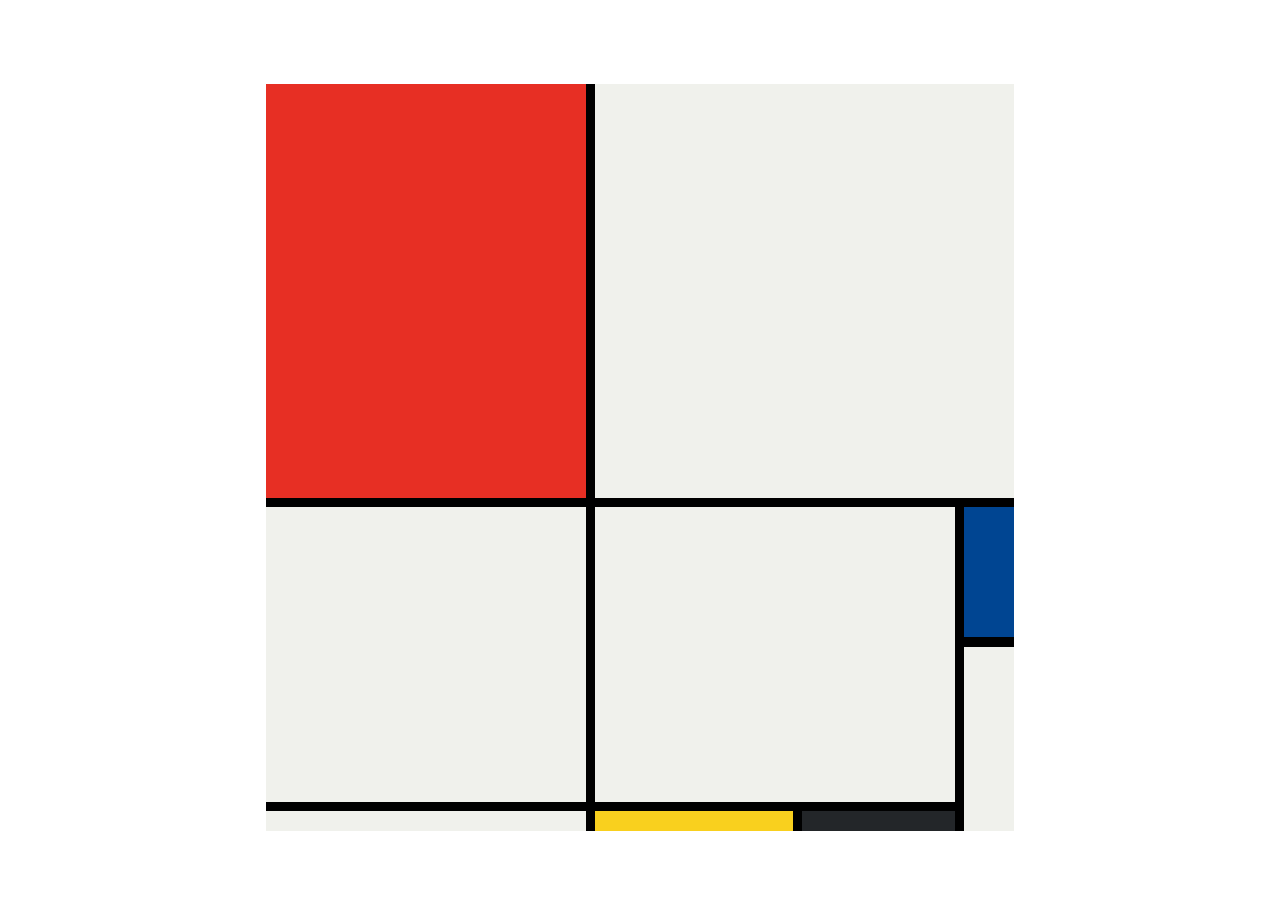
<file: 10.3 Mondrian Project/index.html>
<!DOCTYPE html>
<html lang="en">

<head>
  <meta charset="UTF-8">
  <meta name="viewport" content="width=device-width, initial-scale=1.0">
  <title>Mondrian Project</title>
  <style>
    /* 
    Write your CSS here 
    Gap Colour: #000
    White: #F0F1EC
    Red: #E72F24
    Black: #232629
    Blue: #004592
    Yellow: #F9D01E

    For dimensions, see dimensions.png image.
    HINT: Remember you can't change the properties of grid lines.
    But grid lines are transparent!
    */

    .container{
      display: flex;
      justify-content: center;
      align-items: center;
      height: 100vh;
    }

    .mondrian{
      height: 748px;
      width: 748px;
      display: grid;
      grid-template-rows: 414px 9px 130px 10px 155px 9px 20px;
      grid-template-columns: 320px 9px 198px 9px 153px 9px 50px;
    }

    .white{
      background-color: #F0F1EC;
      grid-area: 1 / 1 / 8 / 8;
    }

    .red{
      background-color: #E72F24;
      grid-area: 1 / 1 / 1 / 1;
    }

    .blue{
      background-color: #004592;
      grid-area: 3 / 7 / 3 / 7;
    }

    .yellow{
      background-color: #F9D01E;
      grid-area: 7 / 3 / 7 / 3;
    }

    .black{
      background-color: #232629;
      grid-area: 7 / 5 / 7 / 5;
    }

    .gap{
      background-color: #000;
    }

    #v1{
      grid-area: 1 / 2 / 8 / 2;
    }
    
    #v2{
      grid-area: 3 / 6 / 8 / 6;
    }

    #v3{
      grid-area: 6 / 4 / 8 / 4;
    }

    #h1{
      grid-area: 2 / 1 / 2 / 8;
    }
    
    #h2{
      grid-area: 6 / 1 / 6 / 7;
    }
    
    #thick{
      grid-area: 4 / 7 / 4 / 8;
    }
  </style>
</head>

<body>
  <!-- Write your HTML here -->
  <div class="container">
    <div class="mondrian">
      <div class="white"></div>
      <div class="red"></div>
      <div class="blue"></div>
      <div class="yellow"></div>
      <div class="black"></div>
      <div class="gap" id="v1"></div>
      <div class="gap" id="v2"></div>
      <div class="gap" id="v3"></div>
      <div class="gap" id="h1"></div>
      <div class="gap" id="h2"></div>
      <div class="gap" id="thick"></div>
    </div>
  </div>
</body>

</html>
</file>
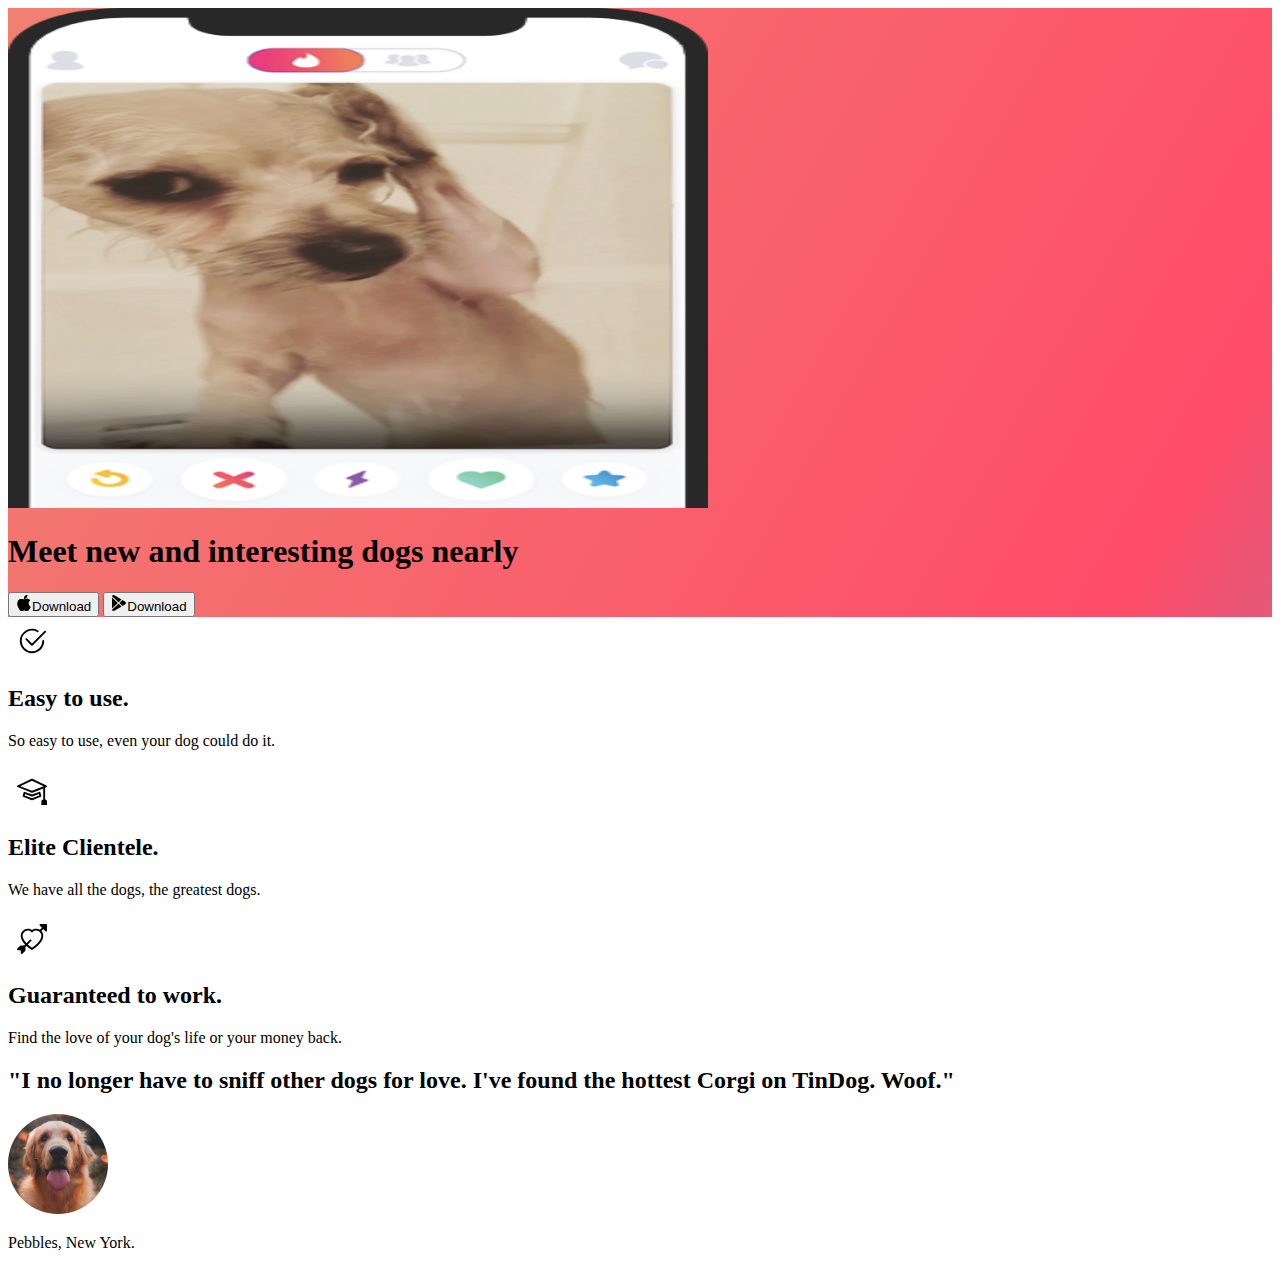
<file: 11.3 TinDog Project/index.html>
<!DOCTYPE html>
<html lang="en">

<head>
  <meta charset="UTF-8">
  <meta name="viewport" content="width=device-width, initial-scale=1.0">
  <link href="https://cdn.jsdelivr.net/npm/bootstrap@5.3.1/dist/css/bootstrap.min.css" rel="stylesheet" integrity="sha384-4bw+/aepP/YC94hEpVNVgiZdgIC5+VKNBQNGCHeKRQN+PtmoHDEXuppvnDJzQIu9" crossorigin="anonymous">
  <link rel="stylesheet" href="css/style.css">
  <title>TinDog</title>
</head>

<body>

  <!-- Title -->
  <section id="title" class="gradient-background">
    <div class="container col-xxl-8 px-4 pt-5">
      <div class="row flex-lg-row-reverse align-items-center g-5 pt-5">
        <div class="col-10 col-sm-8 col-lg-6">
          <img src="images/iphone.png" class="d-block mx-lg-auto img-fluid" alt="Iphone" width="700" height="500" loading="lazy">
        </div>
        <div class="col-lg-6">
          <h1 class="display-5 fw-bold text-body-emphasis lh-1 mb-3">Meet new and interesting dogs nearly</h1>
          <div class="d-grid gap-2 d-md-flex justify-content-md-start">
            <button type="button" class="btn btn-light btn-lg px-4 me-md-2">
              <svg xmlns="http://www.w3.org/2000/svg" width="16" height="16" fill="currentColor" class="bi bi-apple mb-1" viewBox="0 0 16 16">
                <path d="M11.182.008C11.148-.03 9.923.023 8.857 1.18c-1.066 1.156-.902 2.482-.878 2.516.024.034 1.52.087 2.475-1.258.955-1.345.762-2.391.728-2.43Zm3.314 11.733c-.048-.096-2.325-1.234-2.113-3.422.212-2.189 1.675-2.789 1.698-2.854.023-.065-.597-.79-1.254-1.157a3.692 3.692 0 0 0-1.563-.434c-.108-.003-.483-.095-1.254.116-.508.139-1.653.589-1.968.607-.316.018-1.256-.522-2.267-.665-.647-.125-1.333.131-1.824.328-.49.196-1.422.754-2.074 2.237-.652 1.482-.311 3.83-.067 4.56.244.729.625 1.924 1.273 2.796.576.984 1.34 1.667 1.659 1.899.319.232 1.219.386 1.843.067.502-.308 1.408-.485 1.766-.472.357.013 1.061.154 1.782.539.571.197 1.111.115 1.652-.105.541-.221 1.324-1.059 2.238-2.758.347-.79.505-1.217.473-1.282Z" />
                <path d="M11.182.008C11.148-.03 9.923.023 8.857 1.18c-1.066 1.156-.902 2.482-.878 2.516.024.034 1.52.087 2.475-1.258.955-1.345.762-2.391.728-2.43Zm3.314 11.733c-.048-.096-2.325-1.234-2.113-3.422.212-2.189 1.675-2.789 1.698-2.854.023-.065-.597-.79-1.254-1.157a3.692 3.692 0 0 0-1.563-.434c-.108-.003-.483-.095-1.254.116-.508.139-1.653.589-1.968.607-.316.018-1.256-.522-2.267-.665-.647-.125-1.333.131-1.824.328-.49.196-1.422.754-2.074 2.237-.652 1.482-.311 3.83-.067 4.56.244.729.625 1.924 1.273 2.796.576.984 1.34 1.667 1.659 1.899.319.232 1.219.386 1.843.067.502-.308 1.408-.485 1.766-.472.357.013 1.061.154 1.782.539.571.197 1.111.115 1.652-.105.541-.221 1.324-1.059 2.238-2.758.347-.79.505-1.217.473-1.282Z" />
              </svg>Download</button>
            <button type="button" class="btn btn-outline-light btn-lg px-4">
              <svg xmlns="http://www.w3.org/2000/svg" width="16" height="16" fill="currentColor" class="bi bi-google-play mb-1" viewBox="0 0 16 16">
                <path d="M14.222 9.374c1.037-.61 1.037-2.137 0-2.748L11.528 5.04 8.32 8l3.207 2.96 2.694-1.586Zm-3.595 2.116L7.583 8.68 1.03 14.73c.201 1.029 1.36 1.61 2.303 1.055l7.294-4.295ZM1 13.396V2.603L6.846 8 1 13.396ZM1.03 1.27l6.553 6.05 3.044-2.81L3.333.215C2.39-.341 1.231.24 1.03 1.27Z" />
              </svg>Download</button>
          </div>
        </div>
      </div>
    </div>
  </section>
  <!-- Features -->
  <section id="features">
    <div>
      <div class="container mt-5" id="hanging-icons">
        <div class="row g-4 py-5 row-cols-1 row-cols-lg-3">
          <div class="col d-flex align-items-start">
            <div class="icon-square bg-light text-dark flex-shrink-0 me-3">
              <svg xmlns="http://www.w3.org/2000/svg" height="30" fill="currentColor" class="bi bi-check2-circle" viewBox="0 0 16 16">
                <path d="M2.5 8a5.5 5.5 0 0 1 8.25-4.764.5.5 0 0 0 .5-.866A6.5 6.5 0 1 0 14.5 8a.5.5 0 0 0-1 0 5.5 5.5 0 1 1-11 0z" />
                <path d="M15.354 3.354a.5.5 0 0 0-.708-.708L8 9.293 5.354 6.646a.5.5 0 1 0-.708.708l3 3a.5.5 0 0 0 .708 0l7-7z" />
              </svg>
            </div>
            <div>
              <h2>Easy to use.</h2>
              <p>So easy to use, even your dog could do it.</p>
            </div>
          </div>
          <div class="col d-flex align-items-start">
            <div class="icon-square bg-light text-dark flex-shrink-0 me-3">
              <svg xmlns="http://www.w3.org/2000/svg" height="30" fill="currentColor" class="bi bi-mortarboard" viewBox="0 0 16 16">
                <path d="M8.211 2.047a.5.5 0 0 0-.422 0l-7.5 3.5a.5.5 0 0 0 .025.917l7.5 3a.5.5 0 0 0 .372 0L14 7.14V13a1 1 0 0 0-1 1v2h3v-2a1 1 0 0 0-1-1V6.739l.686-.275a.5.5 0 0 0 .025-.917l-7.5-3.5ZM8 8.46 1.758 5.965 8 3.052l6.242 2.913L8 8.46Z"/>
                <path d="M4.176 9.032a.5.5 0 0 0-.656.327l-.5 1.7a.5.5 0 0 0 .294.605l4.5 1.8a.5.5 0 0 0 .372 0l4.5-1.8a.5.5 0 0 0 .294-.605l-.5-1.7a.5.5 0 0 0-.656-.327L8 10.466 4.176 9.032Zm-.068 1.873.22-.748 3.496 1.311a.5.5 0 0 0 .352 0l3.496-1.311.22.748L8 12.46l-3.892-1.556Z"/>
              </svg>
            </div>
            <div>
              <h2>Elite Clientele.</h2>
              <p>We have all the dogs, the greatest dogs.</p>
            </div>
          </div>
          <div class="col d-flex align-items-start">
            <div class="icon-square bg-light text-dark flex-shrink-0 me-3">
              <svg xmlns="http://www.w3.org/2000/svg" height="30" fill="currentColor" class="bi bi-arrow-through-heart" viewBox="0 0 16 16">
                <path fill-rule="evenodd" d="M2.854 15.854A.5.5 0 0 1 2 15.5V14H.5a.5.5 0 0 1-.354-.854l1.5-1.5A.5.5 0 0 1 2 11.5h1.793l.53-.53c-.771-.802-1.328-1.58-1.704-2.32-.798-1.575-.775-2.996-.213-4.092C3.426 2.565 6.18 1.809 8 3.233c1.25-.98 2.944-.928 4.212-.152L13.292 2 12.147.854A.5.5 0 0 1 12.5 0h3a.5.5 0 0 1 .5.5v3a.5.5 0 0 1-.854.354L14 2.707l-1.006 1.006c.236.248.44.531.6.845.562 1.096.585 2.517-.213 4.092-.793 1.563-2.395 3.288-5.105 5.08L8 13.912l-.276-.182a21.86 21.86 0 0 1-2.685-2.062l-.539.54V14a.5.5 0 0 1-.146.354l-1.5 1.5Zm2.893-4.894A20.419 20.419 0 0 0 8 12.71c2.456-1.666 3.827-3.207 4.489-4.512.679-1.34.607-2.42.215-3.185-.817-1.595-3.087-2.054-4.346-.761L8 4.62l-.358-.368c-1.259-1.293-3.53-.834-4.346.761-.392.766-.464 1.845.215 3.185.323.636.815 1.33 1.519 2.065l1.866-1.867a.5.5 0 1 1 .708.708L5.747 10.96Z" />
              </svg>
            </div>
            <div>
              <h2>Guaranteed to work.</h2>
              <p>Find the love of your dog's life or your money back.</p>
            </div>
          </div>
        </div>
      </div>
    </div>
  </section>
  <!-- Testimonial -->
  <section id="testimonial">
    <div class="my-5">
      <div class="p-5 text-center bg-body-tertiary">
        <div class="container py-5">
          <h2 class="text-body-emphasis">"I no longer have to sniff other dogs for love. I've found the hottest Corgi on TinDog. Woof."</h2>
          <img src="images/dog-img.jpg" alt="Dog" class="dog mt-5 mb-2">
          <p class="col-lg-8 mx-auto lead">Pebbles, New York.</p>
        </div>
      </div>
    </div>
  </section>
  <!-- Pricing -->
  <section id="pricing">

  </section>
  <!-- Footer -->
  <section id="footer">

  </section>

  <script src="https://cdn.jsdelivr.net/npm/bootstrap@5.3.1/dist/js/bootstrap.bundle.min.js" integrity="sha384-HwwvtgBNo3bZJJLYd8oVXjrBZt8cqVSpeBNS5n7C8IVInixGAoxmnlMuBnhbgrkm" crossorigin="anonymous"></script>
</body>

</html>
</file>
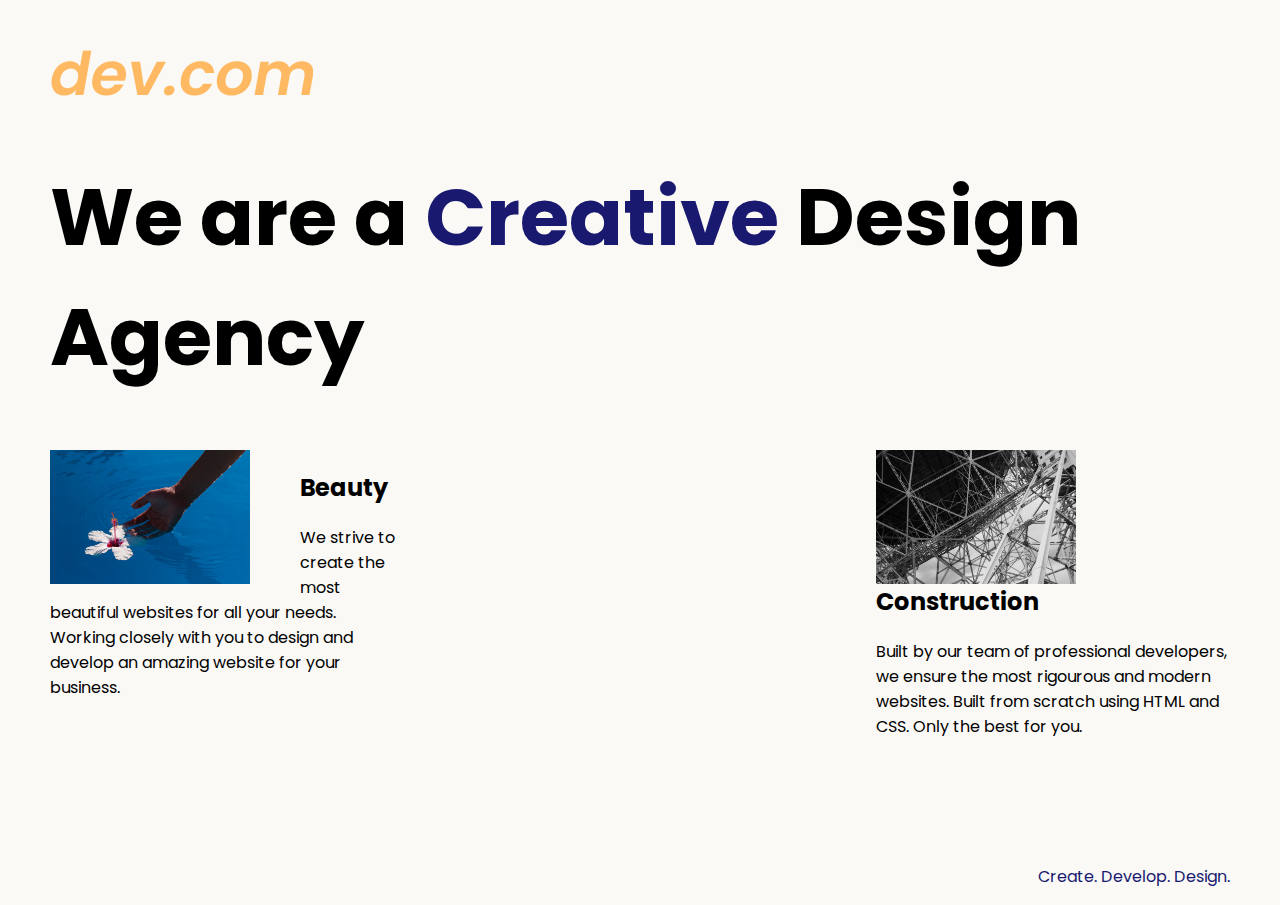
<file: 8.4 Web Design Agency Project/index.html>
<!DOCTYPE html>
<html lang="en">

<head>
  <meta charset="UTF-8">
  <meta name="viewport" content="width=device-width, initial-scale=1.0">
  <title>Agency</title>
  <link rel="stylesheet" href="./style.css">
  <link rel="preconnect" href="https://fonts.googleapis.com">
  <link rel="preconnect" href="https://fonts.gstatic.com" crossorigin>
  <link href="https://fonts.googleapis.com/css2?family=Poppins:wght@400;700&display=swap" rel="stylesheet">
</head>

<body>
  <div class="main">
    <img class="logo" src="./assets/images/logo.png" alt="logo">
    <h1>We are a <span class="creative">Creative</span> Design Agency</h1>
    <div class="left card"><img class="tile-image" src="./assets/images/beautiful.jpg" alt="hand and flower in water">
      <h2 class="card-title">Beauty</h2>
      <p class="card-text">We strive to create the most beautiful websites for all your needs. Working closely with you
        to
        design and
        develop an amazing website for your business.</p>
    </div>

    <div class="right card"><img class="tile-image" src="./assets/images/construction.jpg" alt="metal structure">
      <h2 class="card-title">Construction</h2>
      <p>Built by our team of professional developers, we ensure the most rigourous and modern websites. Built from
        scratch using HTML and CSS. Only the best for you.</p>
    </div>

  </div>
  <footer>
    <p>Create. Develop. Design.</p>
  </footer>
</body>

</html>
</file>
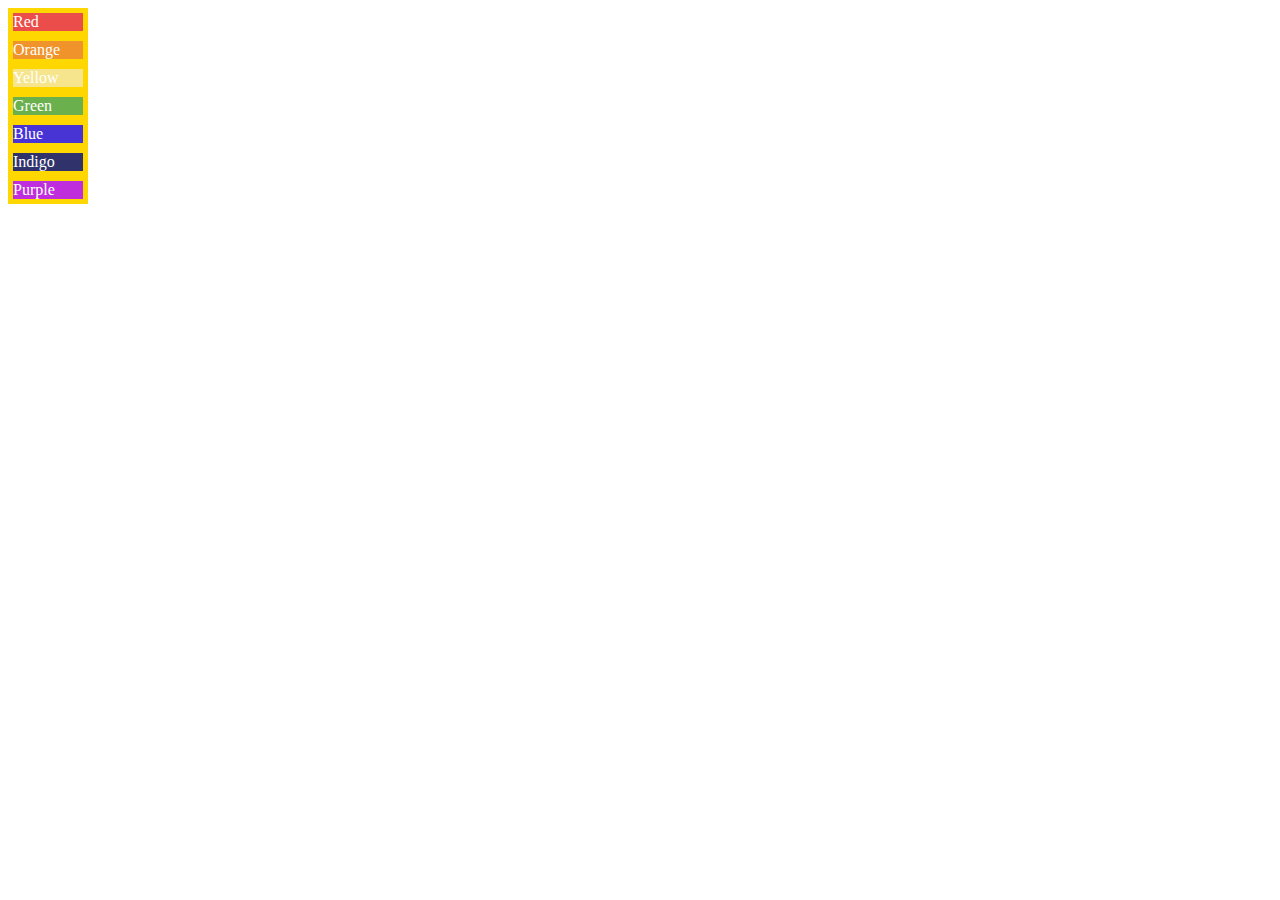
<file: 9.1 Flex Direction/index.html>
<!DOCTYPE html>
<html lang="en">

<head>
  <meta charset="UTF-8">
  <meta name="viewport" content="width=device-width, initial-scale=1.0">
  <title>Flex Direction</title>
  <!-- HINT:
  https://developer.mozilla.org/en-US/docs/Web/CSS/Universal_selectors
  https://developer.mozilla.org/en-US/docs/Learn/CSS/Building_blocks/Selectors/Combinators 
  -->
  <style>
    .container > div {
      color: white;
      border: 5px solid gold;
      display: flex;
      flex-direction: column;
      width: 70px;
    }

    /*
Select all the elements that are the direct
children of the .container class.
    */

    .red {background-color: #eb4d4b;}
    .orange {background-color: #f0932b;}
    .yellow {background-color: #f6e58d;}
    .green {background-color: #6ab04c;}
    .blue {background-color: #4834d4;}
    .indigo {background-color: #30336b;}
    .purple {background-color: #be2edd;}
  </style>
</head>

<body>
  <div class="container">
    <div class="red">Red</div>
    <div class="orange">Orange</div>
    <div class="yellow">Yellow</div>
    <div class="green">Green</div>
    <div class="blue">Blue</div>
    <div class="indigo">Indigo</div>
    <div class="purple">Purple</div>
  </div>
  
</body>

</html>
</file>
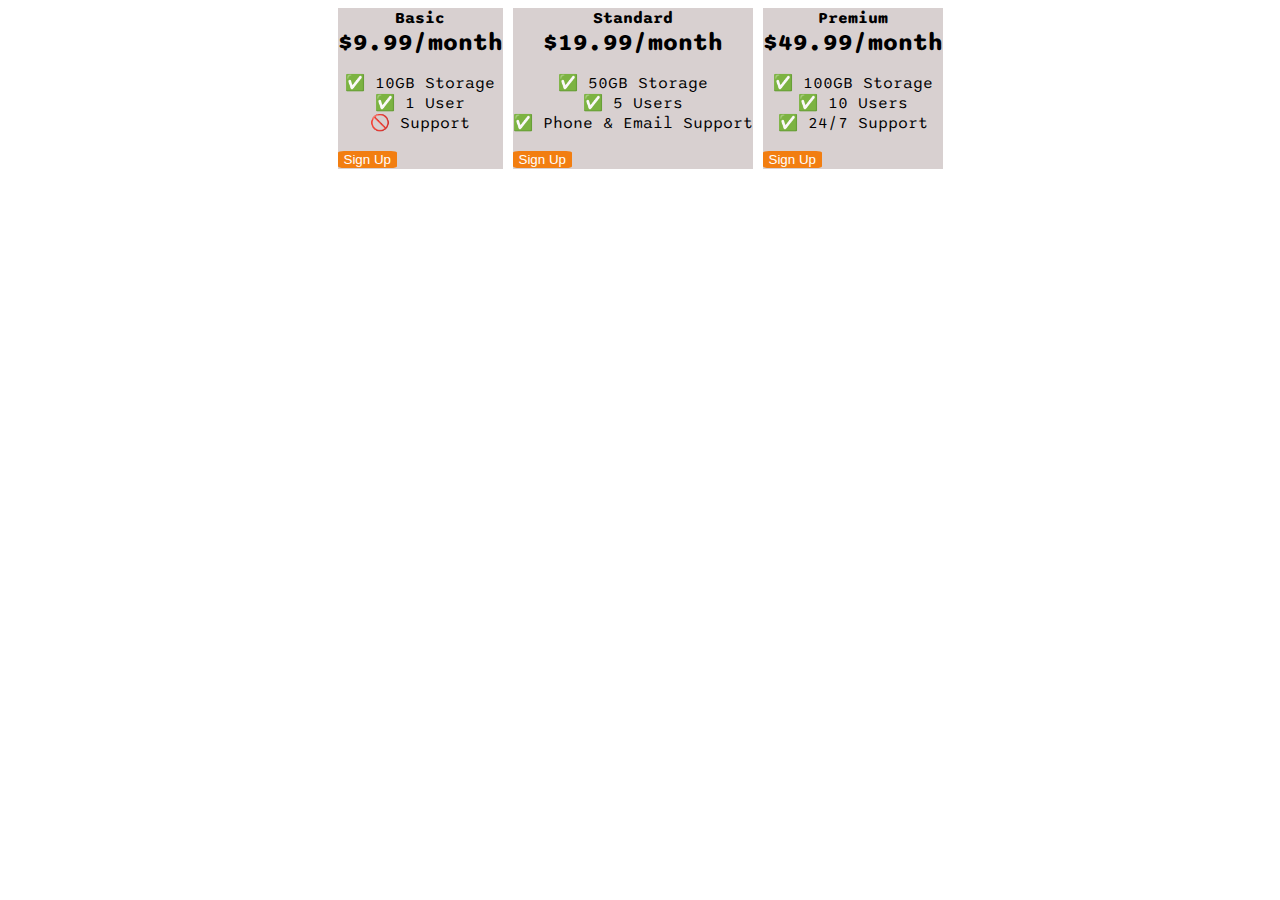
<file: 9.4 Flexbox Pricing Table Project/index.html>
<!DOCTYPE html>
<html>

<head>
  <title>Flexbox Pricing Table</title>
  <link rel="preconnect" href="https://fonts.googleapis.com">
  <link rel="preconnect" href="https://fonts.gstatic.com" crossorigin>
  <link href="https://fonts.googleapis.com/css2?family=Sono:wght@400;700&display=swap" rel="stylesheet">
  <style>
    body {
      font-family: 'Sono', sans-serif;
    }

    .pricing-container {
      display: flex;
      justify-content: center;
      gap: 10px;
    }

    .pricing-plan {
      background-color: rgb(216, 208, 208);
    }

    .pricing-plan > * {
      text-align: center;
    }

    .plan-title {
      font-weight: bold;
    }

    .plan-price {
      font-size: x-large;
      font-weight: bold;
    }

    .plan-features {
      list-style: none;
      padding: 0;
    }

    .plan-button {
      background-color: rgb(242, 126, 17);
      color: white;
      border-radius: 10%;
      border: 0;
    }

    /* Hint: What can you do with a media query and flexbox? */
    @media (max-width: 1250px) {
      
    }
  </style>
</head>

<body>
  <div class="pricing-container">
    <div class="pricing-plan">
      <div class="plan-title">Basic</div>
      <div class="plan-price">$9.99/month</div>
      <ul class="plan-features">
        <li>✅ 10GB Storage</li>
        <li>✅ 1 User</li>
        <li>🚫 Support</li>
      </ul>
      <button class="plan-button">Sign Up</a>
    </div>
    <div class="pricing-plan">
      <div class="plan-title">Standard</div>
      <div class="plan-price">$19.99/month</div>
      <ul class="plan-features">
        <li>✅ 50GB Storage</li>
        <li>✅ 5 Users</li>
        <li>✅ Phone &amp; Email Support</li>
      </ul>
      <button class="plan-button">Sign Up</a>
    </div>
    <div class="pricing-plan">
      <div class="plan-title">Premium</div>
      <div class="plan-price">$49.99/month</div>
      <ul class="plan-features">
        <li>✅ 100GB Storage</li>
        <li>✅ 10 Users</li>
        <li>✅ 24/7 Support</li>
      </ul>
      <button class="plan-button">Sign Up</a>
    </div>
  </div>

</body>

</html>
</file>
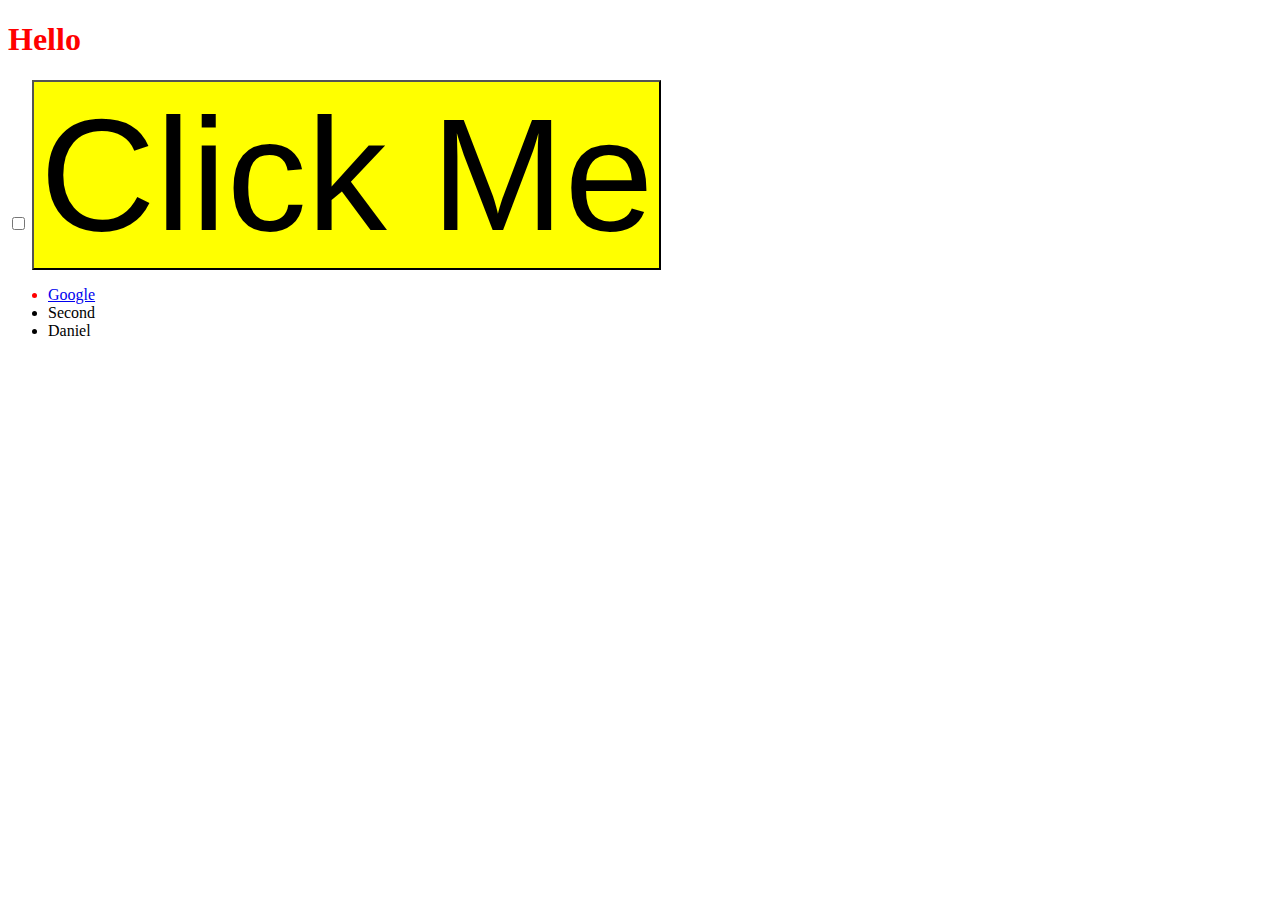
<file: DOM Challenge Starting Files/index.html>
<!DOCTYPE html>
<html lang="en" dir="ltr">
  <head>
    <meta charset="utf-8">
    <title>My Website</title>
    <link rel="stylesheet" href="styles.css">

  </head>
  <body>

    <h1>Hello</h1>

    <input type="checkbox">

    <button class="btn">Click Me</button>

    <ul>
      <li class="list">
        <a href="https://www.google.com">Google</a>
      </li>
      <li class="list">Second</li>
      <li class="list">Third</li>
    </ul>

    <script src="index.js"></script>
  </body>

</html>
</file>
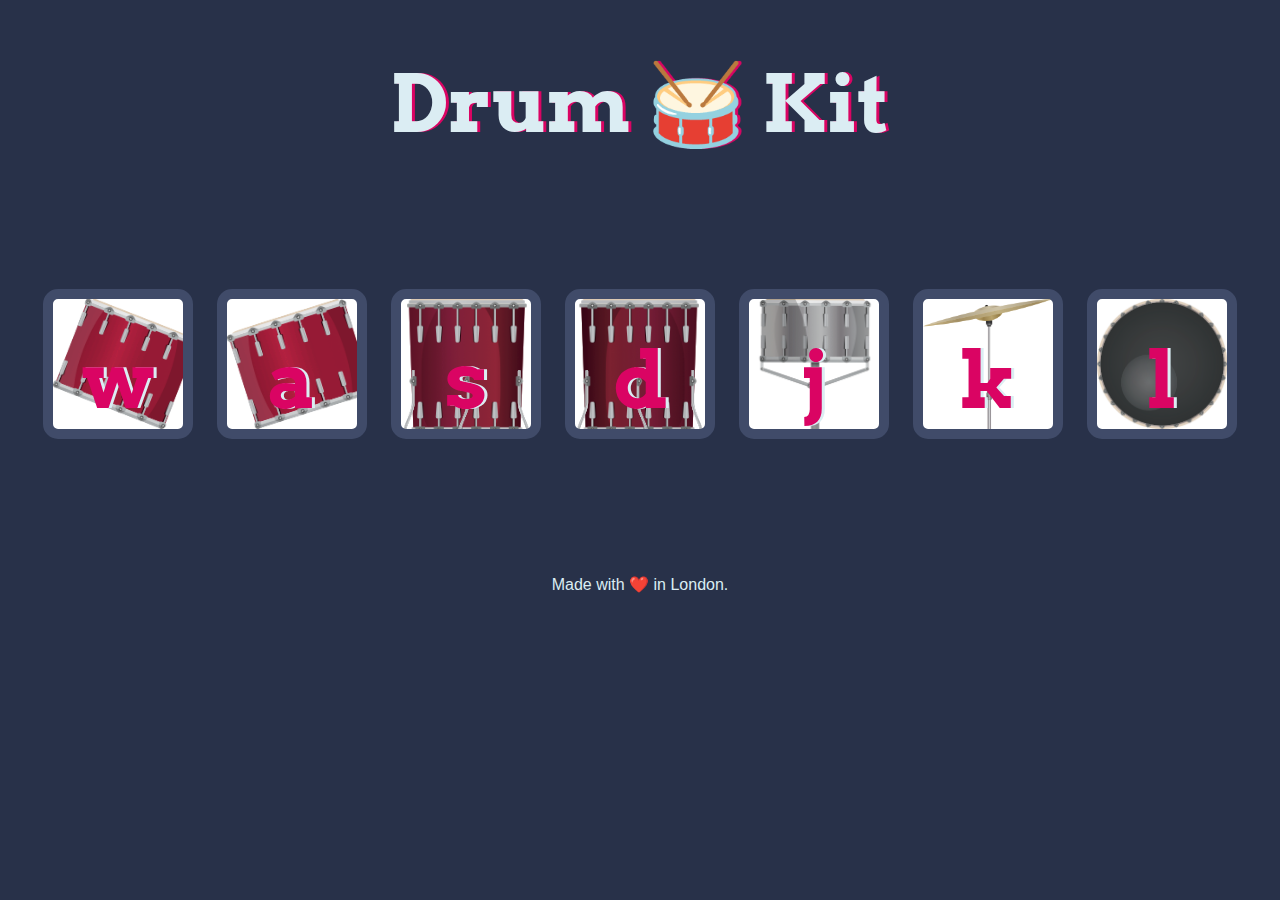
<file: Drum Kit Starting Files/index.html>
<!DOCTYPE html>
<html lang="en" dir="ltr">

<head>
  <meta charset="utf-8">
  <title>Drum Kit</title>
  <link rel="stylesheet" href="styles.css">
  <link href="https://fonts.googleapis.com/css?family=Arvo" rel="stylesheet">
</head>

<body>

  <h1 id="title">Drum 🥁 Kit</h1>
  <div class="set">
    <button class="w drum">w</button>
    <button class="a drum">a</button>
    <button class="s drum">s</button>
    <button class="d drum">d</button>
    <button class="j drum">j</button>
    <button class="k drum">k</button>
    <button class="l drum">l</button>
  </div>


  <footer>
    Made with ❤️ in London.
  </footer>
  <script src="index.js"></script>
</body>

</html>
</file>
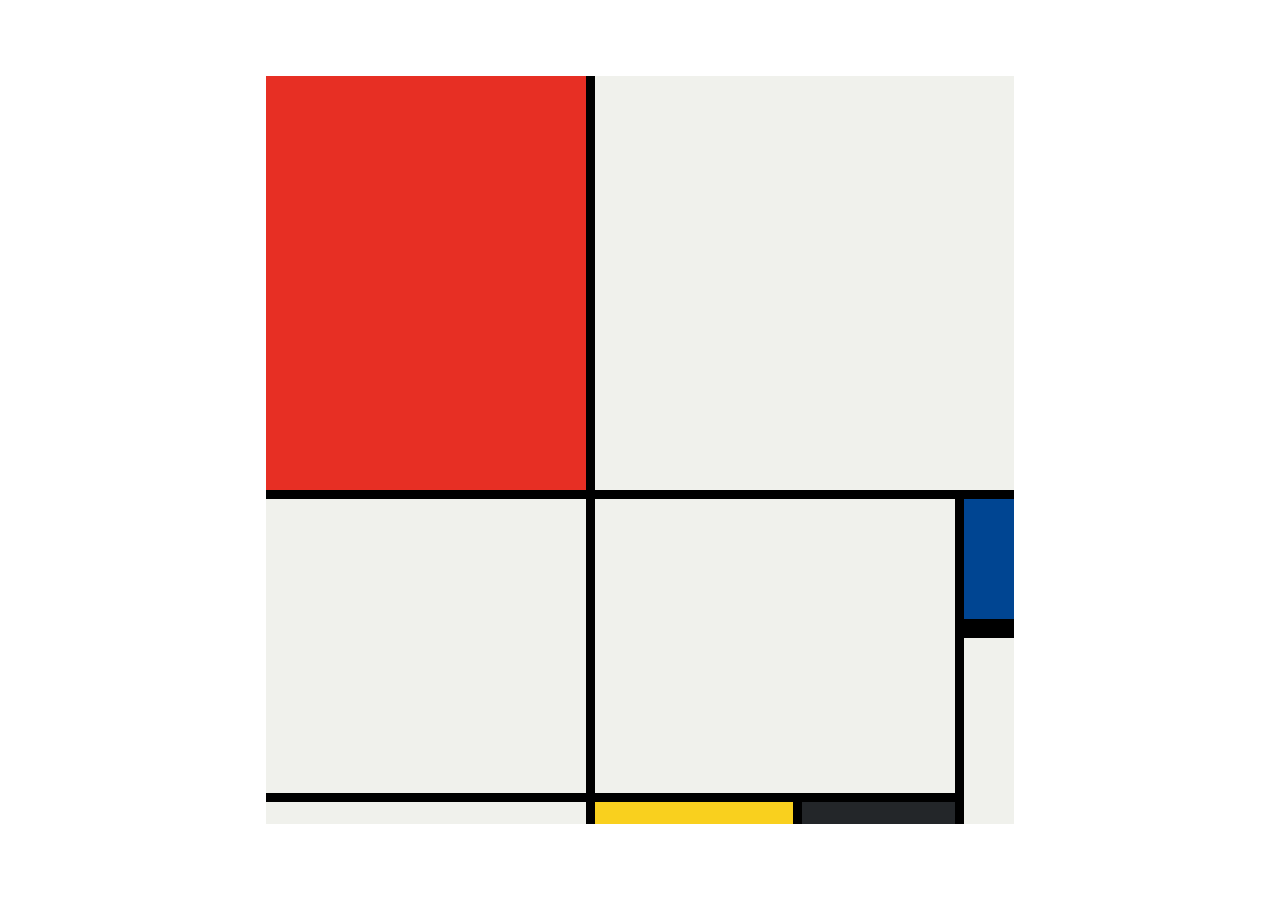
<file: 10.3 Mondrian Project/solution.html>
<!DOCTYPE html>
<html lang="en">

<head>
  <meta charset="UTF-8">
  <meta name="viewport" content="width=device-width, initial-scale=1.0">
  <title>Mondrian Project</title>
  <style>
    /* 
    Write your CSS here 
    Line Colour: #000
    White: #F0F1EC
    Red: #E72F24
    Black: #232629
    Blue: #004592
    Yellow: #F9D01E
    */
    body {
      display: flex;
      justify-content: center;
      align-items: center;
      height: 100vh;
      margin: 0;
      padding: 0;
    }

    .container {
      height: 748px;
      width: 748px;
      display: grid;
      background-color: #000;
      grid-template-columns: 320px 198px 153px 50px;
      grid-template-rows: 414px 130px 155px 22px;
      gap: 9px;
    }

    .item {
      background-color: #F0F1EC;
    }

    .red {
      background-color: #E72F24;
    }

    .white1 {
      grid-column: span 3;
    }

    .white2 {
      grid-row: span 2;
    }

    .white3 {
      grid-area: 2 / 2 / 4 /4
    }

    .blue {
      background-color: #004592;
      border-bottom: 10px solid #000;
    }

    .white4 {
      grid-row: span 2;
    }

    .yellow {
      background-color: #F9D01E;
    }

    .black {
      background-color: #232629;
    }
  </style>
</head>

<body>
  <!-- Write your HTML here -->

  <div class="container">
    <div class="item red"></div>
    <div class="item white1"></div>
    <div class="item white2"></div>
    <div class="item white3"></div>

    <div class="item blue"></div>
    <div class="item white4"></div>

    <div class="item"></div>
    <div class="item yellow"></div>
    <div class="item black"></div>
  </div>
</body>

</html>
</file>
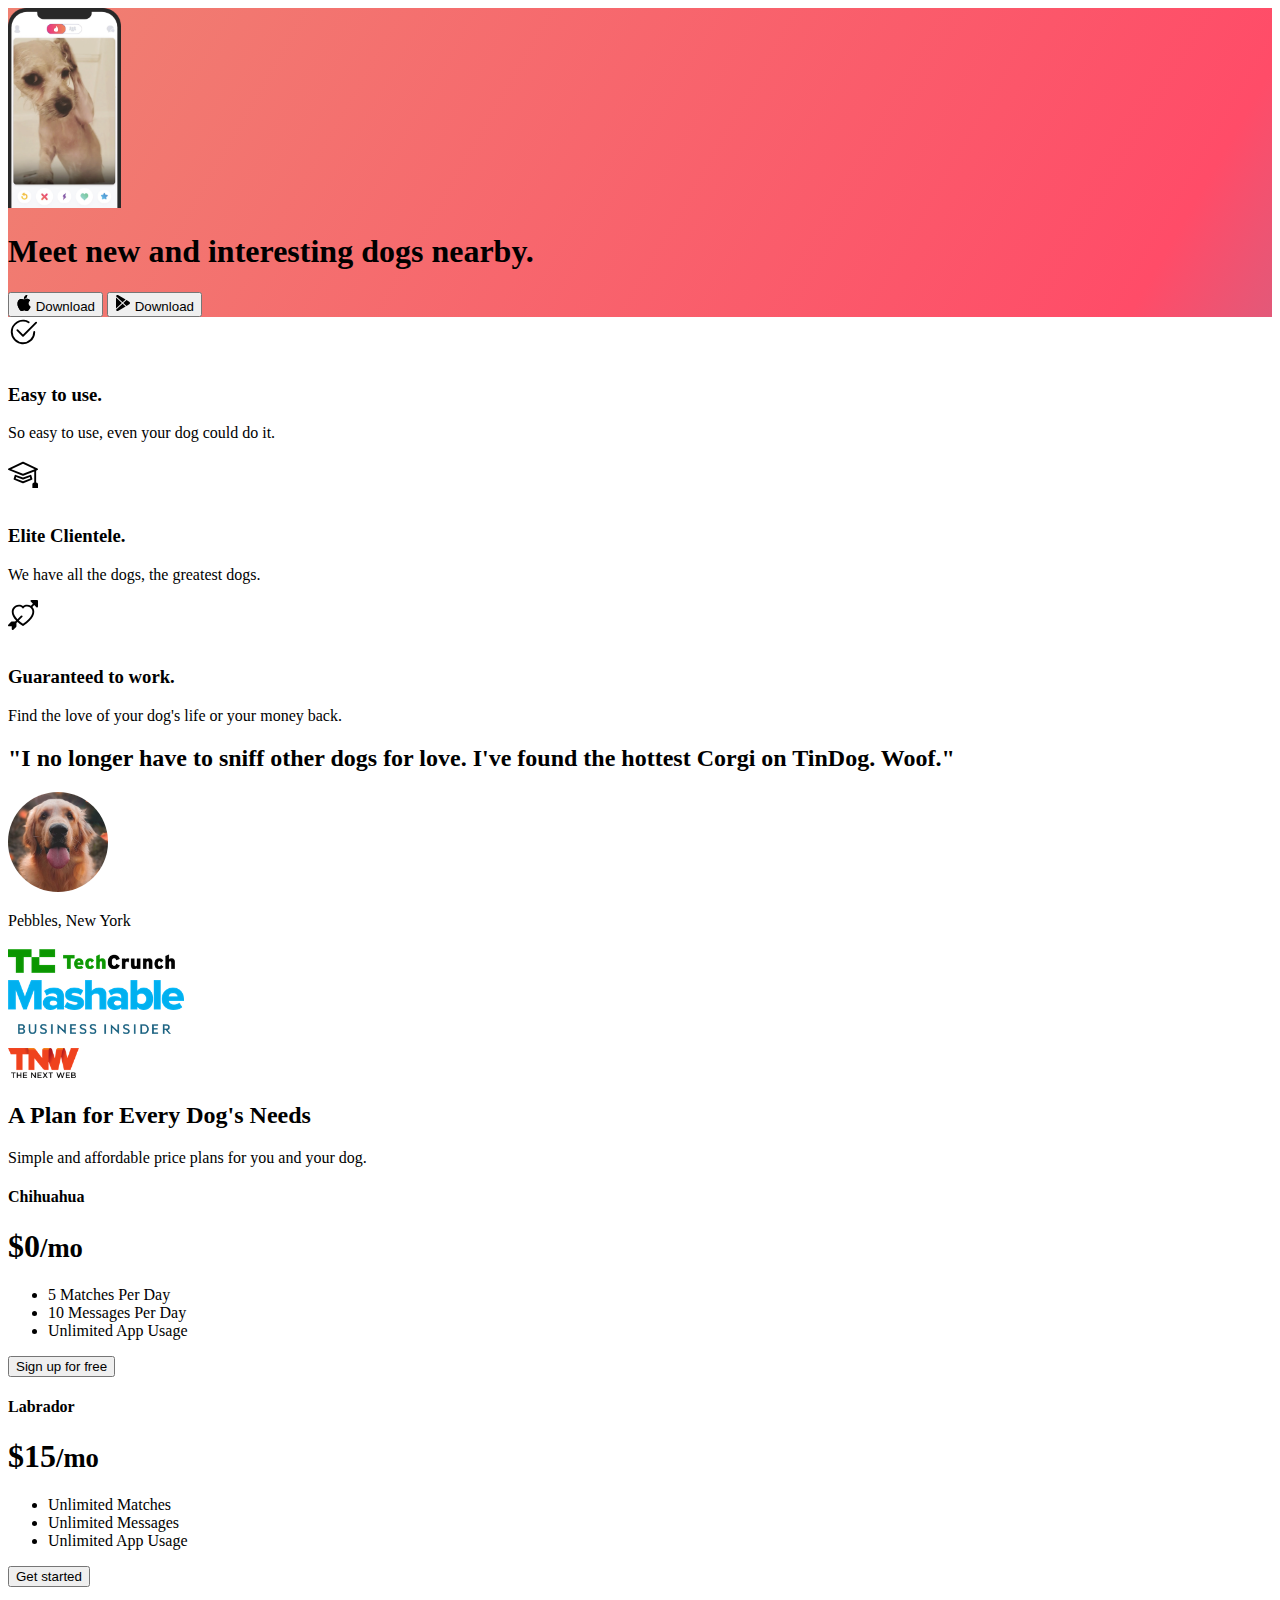
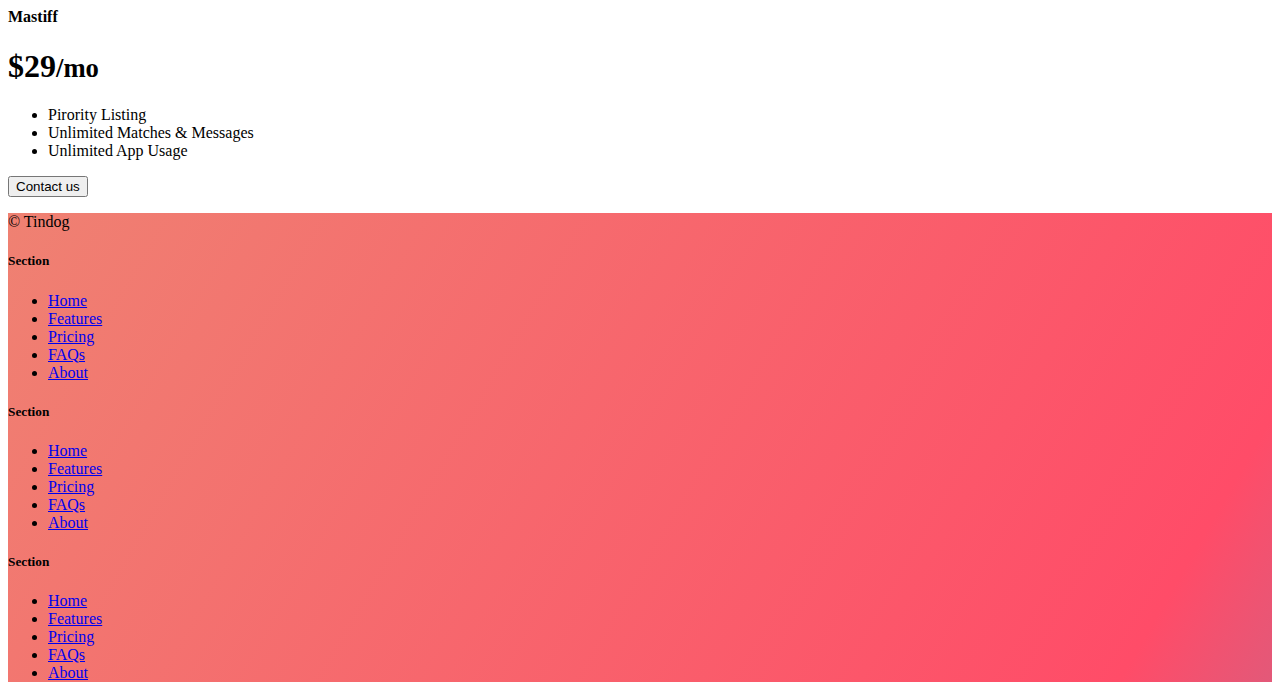
<file: 11.3 TinDog Project/solution.html>
<!DOCTYPE html>
<html lang="en">

<head>
  <meta charset="UTF-8">
  <meta name="viewport" content="width=device-width, initial-scale=1.0">
  <title>TinDog</title>
  <link href="https://cdn.jsdelivr.net/npm/bootstrap@5.3.0-alpha3/dist/css/bootstrap.min.css" rel="stylesheet"
    integrity="sha384-KK94CHFLLe+nY2dmCWGMq91rCGa5gtU4mk92HdvYe+M/SXH301p5ILy+dN9+nJOZ" crossorigin="anonymous">
  <link rel="stylesheet" href="./css/solution.css">
</head>

<body>


  <!-- Title -->
  <section id="title" class="gradient-background">

    <div class="container col-xxl-8 px-4 pt-5">
      <div class="row flex-lg-row-reverse align-items-center g-5 pt-5">
        <div class="col-10 col-sm-8 col-lg-6">
          <img src="./images/iphone.png" class="d-block mx-lg-auto img-fluid" alt="Bootstrap Themes" height="200"
            loading="lazy">
        </div>
        <div class="col-lg-6">
          <h1 class="display-5 fw-bold text-body-emphasis lh-1 mb-3">Meet new and interesting dogs nearby.</h1>

          <div class="d-grid gap-2 d-md-flex justify-content-md-start">
            <button type="button" class="btn btn-light btn-lg px-4 me-md-2"><svg xmlns="http://www.w3.org/2000/svg"
                width="16" height="16" fill="currentColor" class="bi bi-apple mb-1" viewBox="0 0 16 16">
                <path
                  d="M11.182.008C11.148-.03 9.923.023 8.857 1.18c-1.066 1.156-.902 2.482-.878 2.516.024.034 1.52.087 2.475-1.258.955-1.345.762-2.391.728-2.43Zm3.314 11.733c-.048-.096-2.325-1.234-2.113-3.422.212-2.189 1.675-2.789 1.698-2.854.023-.065-.597-.79-1.254-1.157a3.692 3.692 0 0 0-1.563-.434c-.108-.003-.483-.095-1.254.116-.508.139-1.653.589-1.968.607-.316.018-1.256-.522-2.267-.665-.647-.125-1.333.131-1.824.328-.49.196-1.422.754-2.074 2.237-.652 1.482-.311 3.83-.067 4.56.244.729.625 1.924 1.273 2.796.576.984 1.34 1.667 1.659 1.899.319.232 1.219.386 1.843.067.502-.308 1.408-.485 1.766-.472.357.013 1.061.154 1.782.539.571.197 1.111.115 1.652-.105.541-.221 1.324-1.059 2.238-2.758.347-.79.505-1.217.473-1.282Z" />
                <path
                  d="M11.182.008C11.148-.03 9.923.023 8.857 1.18c-1.066 1.156-.902 2.482-.878 2.516.024.034 1.52.087 2.475-1.258.955-1.345.762-2.391.728-2.43Zm3.314 11.733c-.048-.096-2.325-1.234-2.113-3.422.212-2.189 1.675-2.789 1.698-2.854.023-.065-.597-.79-1.254-1.157a3.692 3.692 0 0 0-1.563-.434c-.108-.003-.483-.095-1.254.116-.508.139-1.653.589-1.968.607-.316.018-1.256-.522-2.267-.665-.647-.125-1.333.131-1.824.328-.49.196-1.422.754-2.074 2.237-.652 1.482-.311 3.83-.067 4.56.244.729.625 1.924 1.273 2.796.576.984 1.34 1.667 1.659 1.899.319.232 1.219.386 1.843.067.502-.308 1.408-.485 1.766-.472.357.013 1.061.154 1.782.539.571.197 1.111.115 1.652-.105.541-.221 1.324-1.059 2.238-2.758.347-.79.505-1.217.473-1.282Z" />
              </svg> Download</button>
            <button type="button" class="btn btn-outline-light btn-lg px-4"><svg xmlns="http://www.w3.org/2000/svg"
                width="16" height="16" fill="currentColor" class="bi bi-google-play mb-1" viewBox="0 0 16 16">
                <path
                  d="M14.222 9.374c1.037-.61 1.037-2.137 0-2.748L11.528 5.04 8.32 8l3.207 2.96 2.694-1.586Zm-3.595 2.116L7.583 8.68 1.03 14.73c.201 1.029 1.36 1.61 2.303 1.055l7.294-4.295ZM1 13.396V2.603L6.846 8 1 13.396ZM1.03 1.27l6.553 6.05 3.044-2.81L3.333.215C2.39-.341 1.231.24 1.03 1.27Z" />
              </svg> Download</button>
          </div>
        </div>
      </div>
    </div>
  </section>
  <!-- Features -->
  <section id="features">
    <div class="container mt-5">
      <div class="row g-4 py-5 row-cols-1 row-cols-lg-3">
        <div class="col d-flex align-items-start">
          <div
            class="icon-square text-body-emphasis bg-body-secondary d-inline-flex align-items-center justify-content-center fs-4 flex-shrink-0 me-3">
            <svg xmlns="http://www.w3.org/2000/svg" height="30" fill="currentColor" class="bi bi-check2-circle"
              viewBox="0 0 16 16">
              <path
                d="M2.5 8a5.5 5.5 0 0 1 8.25-4.764.5.5 0 0 0 .5-.866A6.5 6.5 0 1 0 14.5 8a.5.5 0 0 0-1 0 5.5 5.5 0 1 1-11 0z" />
              <path
                d="M15.354 3.354a.5.5 0 0 0-.708-.708L8 9.293 5.354 6.646a.5.5 0 1 0-.708.708l3 3a.5.5 0 0 0 .708 0l7-7z" />
            </svg>
          </div>
          <div>
            <h3 class="fs-2">Easy to use.</h3>
            <p>So easy to use, even your dog could do it.</p>

          </div>
        </div>
        <div class="col d-flex align-items-start">
          <div
            class="icon-square text-body-emphasis bg-body-secondary d-inline-flex align-items-center justify-content-center fs-4 flex-shrink-0 me-3">
            <svg xmlns="http://www.w3.org/2000/svg" height="30" fill="currentColor" class="bi bi-mortarboard"
              viewBox="0 0 16 16">
              <path
                d="M8.211 2.047a.5.5 0 0 0-.422 0l-7.5 3.5a.5.5 0 0 0 .025.917l7.5 3a.5.5 0 0 0 .372 0L14 7.14V13a1 1 0 0 0-1 1v2h3v-2a1 1 0 0 0-1-1V6.739l.686-.275a.5.5 0 0 0 .025-.917l-7.5-3.5ZM8 8.46 1.758 5.965 8 3.052l6.242 2.913L8 8.46Z" />
              <path
                d="M4.176 9.032a.5.5 0 0 0-.656.327l-.5 1.7a.5.5 0 0 0 .294.605l4.5 1.8a.5.5 0 0 0 .372 0l4.5-1.8a.5.5 0 0 0 .294-.605l-.5-1.7a.5.5 0 0 0-.656-.327L8 10.466 4.176 9.032Zm-.068 1.873.22-.748 3.496 1.311a.5.5 0 0 0 .352 0l3.496-1.311.22.748L8 12.46l-3.892-1.556Z" />
            </svg>
          </div>
          <div>
            <h3 class="fs-2">Elite Clientele.</h3>
            <p>We have all the dogs, the greatest dogs.</p>

          </div>
        </div>
        <div class="col d-flex align-items-start">
          <div
            class="icon-square text-body-emphasis bg-body-secondary d-inline-flex align-items-center justify-content-center fs-4 flex-shrink-0 me-3">
            <svg xmlns="http://www.w3.org/2000/svg" height="30" fill="currentColor" class="bi bi-arrow-through-heart"
              viewBox="0 0 16 16">
              <path fill-rule="evenodd"
                d="M2.854 15.854A.5.5 0 0 1 2 15.5V14H.5a.5.5 0 0 1-.354-.854l1.5-1.5A.5.5 0 0 1 2 11.5h1.793l.53-.53c-.771-.802-1.328-1.58-1.704-2.32-.798-1.575-.775-2.996-.213-4.092C3.426 2.565 6.18 1.809 8 3.233c1.25-.98 2.944-.928 4.212-.152L13.292 2 12.147.854A.5.5 0 0 1 12.5 0h3a.5.5 0 0 1 .5.5v3a.5.5 0 0 1-.854.354L14 2.707l-1.006 1.006c.236.248.44.531.6.845.562 1.096.585 2.517-.213 4.092-.793 1.563-2.395 3.288-5.105 5.08L8 13.912l-.276-.182a21.86 21.86 0 0 1-2.685-2.062l-.539.54V14a.5.5 0 0 1-.146.354l-1.5 1.5Zm2.893-4.894A20.419 20.419 0 0 0 8 12.71c2.456-1.666 3.827-3.207 4.489-4.512.679-1.34.607-2.42.215-3.185-.817-1.595-3.087-2.054-4.346-.761L8 4.62l-.358-.368c-1.259-1.293-3.53-.834-4.346.761-.392.766-.464 1.845.215 3.185.323.636.815 1.33 1.519 2.065l1.866-1.867a.5.5 0 1 1 .708.708L5.747 10.96Z" />
            </svg>
          </div>
          <div>
            <h3 class="fs-2">Guaranteed to work.</h3>
            <p>Find the love of your dog's life or your money back.</p>

          </div>
        </div>
      </div>
    </div>
  </section>
  <!-- Testimonial -->
  <section id="testimonial">
    <div class="my-5">
      <div class="p-5 text-center bg-body-tertiary">
        <div class="container py-5">
          <h2 class="text-body-emphasis">"I no longer have to sniff other dogs for love. I've found the hottest Corgi on
            TinDog. Woof."</h2>
          <img class="profile-img mt-5" src="./images/dog-img.jpg" alt="dog image">
          <p class="col-lg-8 mx-auto lead mt-2">
            Pebbles, New York
          </p>
        </div>

        <div class="container">
          <div class="row">
            <div class="col-lg-3 col-sm-12">
              <img src="./images/techcrunch.png" alt="techcrunch" height="30">
            </div>
            <div class="col-lg-3 col-sm-12">
              <img src="./images/mashable.png" alt="mashable" height="30">
            </div>
            <div class="col-lg-3 col-sm-12">
              <img src="./images/bizinsider.png" alt="bizinsider" height="30">
            </div>
            <div class="col-lg-3 col-sm-12">
              <img src="./images/tnw.png" alt="tnw" height="30">
            </div>
          </div>
        </div>
      </div>
    </div>
  </section>
  <!-- Pricing -->
  <section id="pricing">
    <div class="container">
      <div class="pricing-header p-3 pb-md-4 mx-auto text-center">
        <h2 class="display-4 fw-normal">A Plan for Every Dog's Needs</h2>
        <p class="fs-5 text-body-secondary">Simple and affordable price plans for you and your dog.
      </div>
      <div class="row row-cols-1 row-cols-md-3 mb-3 text-center">
        <div class="col">
          <div class="card mb-4 rounded-3 shadow-sm">
            <div class="card-header py-3">
              <h4 class="my-0 fw-normal">Chihuahua</h4>
            </div>
            <div class="card-body">
              <h1 class="card-title pricing-card-title">$0<small class="text-body-secondary fw-light">/mo</small></h1>
              <ul class="list-unstyled mt-3 mb-4">
                <li>5 Matches Per Day</li>
                <li>10 Messages Per Day</li>
                <li>Unlimited App Usage</li>
              </ul>
              <button type="button" class="w-100 btn btn-lg btn-outline-dark">Sign up for free</button>
            </div>
          </div>
        </div>
        <div class="col">
          <div class="card mb-4 rounded-3 shadow-sm">
            <div class="card-header py-3">
              <h4 class="my-0 fw-normal">Labrador</h4>
            </div>
            <div class="card-body">
              <h1 class="card-title pricing-card-title">$15<small class="text-body-secondary fw-light">/mo</small></h1>
              <ul class="list-unstyled mt-3 mb-4">
                <li>Unlimited Matches</li>
                <li>Unlimited Messages</li>
                <li>Unlimited App Usage</li>
              </ul>
              <button type="button" class="w-100 btn btn-lg btn-dark">Get started</button>
            </div>
          </div>
        </div>
        <div class="col">
          <div class="card mb-4 rounded-3 shadow-sm border-dark">
            <div class="card-header py-3 text-bg-dark border-dark">
              <h4 class="my-0 fw-normal">Mastiff</h4>
            </div>
            <div class="card-body">
              <h1 class="card-title pricing-card-title">$29<small class="text-body-secondary fw-light">/mo</small></h1>
              <ul class="list-unstyled mt-3 mb-4">
                <li>Pirority Listing</li>
                <li>Unlimited Matches & Messages</li>
                <li>Unlimited App Usage</li>
              </ul>
              <button type="button" class="w-100 btn btn-lg btn-dark">Contact us</button>
            </div>
          </div>
        </div>
      </div>
    </div>
  </section>
  <!-- Footer -->
  <section id="contact" class="gradient-background">
    <div class="container ">
      <footer class="row row-cols-1 row-cols-sm-2 row-cols-md-5 py-5 mt-5 border-top">
        <div class="col mb-3">

          <p class="text-body-secondary">© Tindog</p>
        </div>

        <div class="col mb-3">

        </div>

        <div class="col mb-3">
          <h5>Section</h5>
          <ul class="nav flex-column">
            <li class="nav-item mb-2"><a href="#" class="nav-link p-0 text-body-secondary">Home</a></li>
            <li class="nav-item mb-2"><a href="#" class="nav-link p-0 text-body-secondary">Features</a></li>
            <li class="nav-item mb-2"><a href="#" class="nav-link p-0 text-body-secondary">Pricing</a></li>
            <li class="nav-item mb-2"><a href="#" class="nav-link p-0 text-body-secondary">FAQs</a></li>
            <li class="nav-item mb-2"><a href="#" class="nav-link p-0 text-body-secondary">About</a></li>
          </ul>
        </div>

        <div class="col mb-3">
          <h5>Section</h5>
          <ul class="nav flex-column">
            <li class="nav-item mb-2"><a href="#" class="nav-link p-0 text-body-secondary">Home</a></li>
            <li class="nav-item mb-2"><a href="#" class="nav-link p-0 text-body-secondary">Features</a></li>
            <li class="nav-item mb-2"><a href="#" class="nav-link p-0 text-body-secondary">Pricing</a></li>
            <li class="nav-item mb-2"><a href="#" class="nav-link p-0 text-body-secondary">FAQs</a></li>
            <li class="nav-item mb-2"><a href="#" class="nav-link p-0 text-body-secondary">About</a></li>
          </ul>
        </div>

        <div class="col mb-3">
          <h5>Section</h5>
          <ul class="nav flex-column">
            <li class="nav-item mb-2"><a href="#" class="nav-link p-0 text-body-secondary">Home</a></li>
            <li class="nav-item mb-2"><a href="#" class="nav-link p-0 text-body-secondary">Features</a></li>
            <li class="nav-item mb-2"><a href="#" class="nav-link p-0 text-body-secondary">Pricing</a></li>
            <li class="nav-item mb-2"><a href="#" class="nav-link p-0 text-body-secondary">FAQs</a></li>
            <li class="nav-item mb-2"><a href="#" class="nav-link p-0 text-body-secondary">About</a></li>
          </ul>
        </div>
      </footer>
    </div>
  </section>
</body>

</html>
</file>
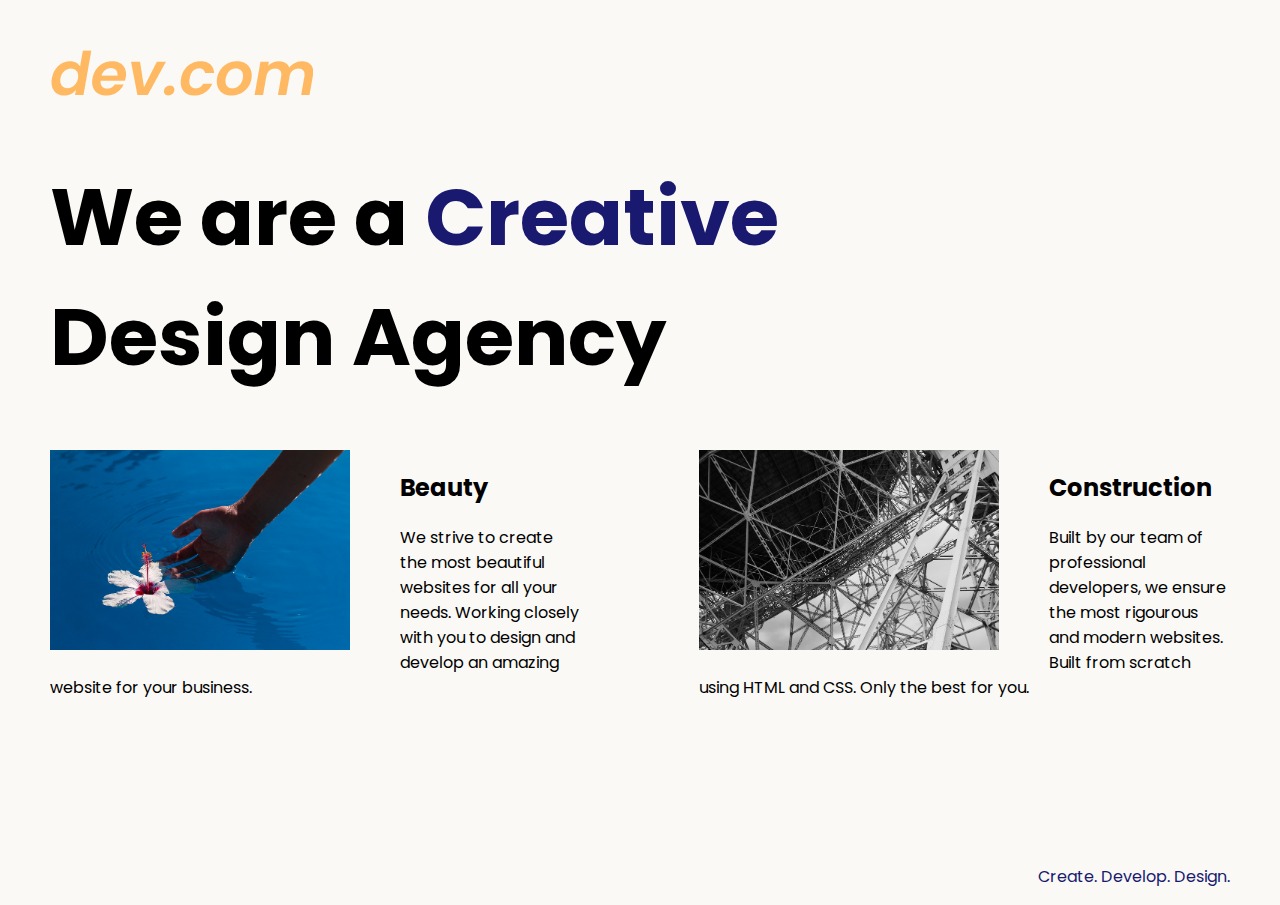
<file: 8.4 Web Design Agency Project/solution.html>
<!DOCTYPE html>
<html lang="en">

<head>
  <meta charset="UTF-8">
  <meta name="viewport" content="width=device-width, initial-scale=1.0">
  <title>Agency</title>
  <link rel="stylesheet" href="./solution.css">
  <link rel="preconnect" href="https://fonts.googleapis.com">
  <link rel="preconnect" href="https://fonts.gstatic.com" crossorigin>
  <link href="https://fonts.googleapis.com/css2?family=Poppins:wght@400;700&display=swap" rel="stylesheet">
</head>

<body>
  <div class="main">
    <img class="logo" src="./assets/images/logo.png" alt="logo">
    <h1>We are a <span class="creative">Creative</span> <br />Design Agency</h1>
    <div class="left card"><img class="tile-image" src="./assets/images/beautiful.jpg" alt="hand and flower in water">
      <h2 class="card-title">Beauty</h2>
      <p class="card-text">We strive to create the most beautiful websites for all your needs. Working closely with you
        to
        design and
        develop an amazing website for your business.</p>
    </div>

    <div class="right card"><img class="tile-image" src="./assets/images/construction.jpg" alt="metal structure">
      <h2 class="card-title">Construction</h2>
      <p>Built by our team of professional developers, we ensure the most rigourous and modern websites. Built from
        scratch using HTML and CSS. Only the best for you.</p>
    </div>

  </div>
  <footer>
    <p>Create. Develop. Design.</p>
  </footer>
</body>

</html>
</file>
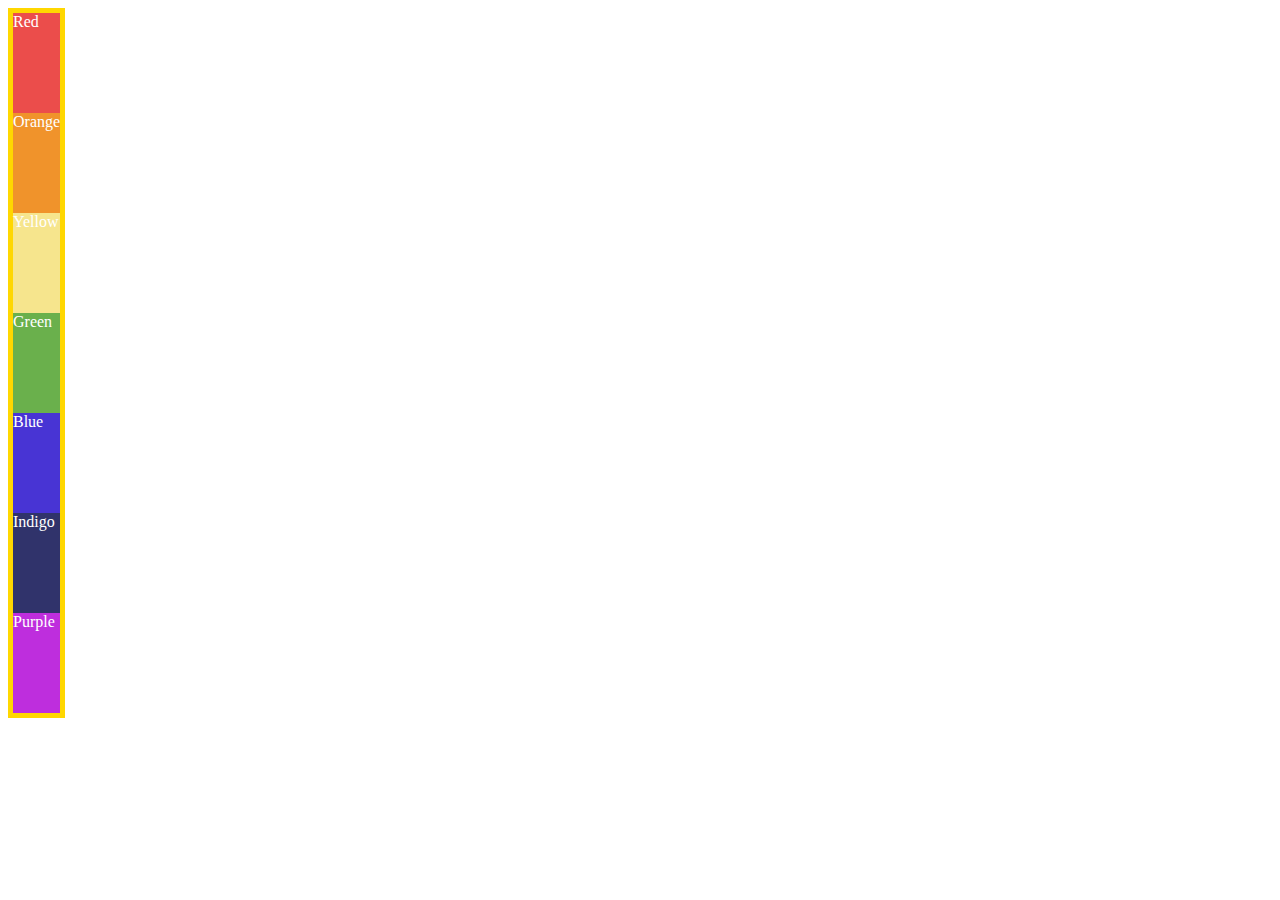
<file: 9.1 Flex Direction/solution.html>
<!DOCTYPE html>
<html lang="en">

<head>
  <meta charset="UTF-8">
  <meta name="viewport" content="width=device-width, initial-scale=1.0">
  <title>Flex Direction</title>
  <style>
    .container {
      color: white;
      border: 5px solid gold;
      display: inline-flex;
      flex-direction: column;
    }

    .container > * {
      flex-basis: 100px;
    }

    .red {
      background-color: #eb4d4b;
    }

    .orange {
      background-color: #f0932b;
    }

    .yellow {
      background-color: #f6e58d;
    }

    .green {
      background-color: #6ab04c;
    }

    .blue {
      background-color: #4834d4;
    }

    .indigo {
      background-color: #30336b;
    }

    .purple {
      background-color: #be2edd;
    }
  </style>
</head>

<body>
  <div class="container">
    <div class="red">Red</div>
    <div class="orange">Orange</div>
    <div class="yellow">Yellow</div>
    <div class="green">Green</div>
    <div class="blue">Blue</div>
    <div class="indigo">Indigo</div>
    <div class="purple">Purple</div>
  </div>
</body>

</html>
</file>
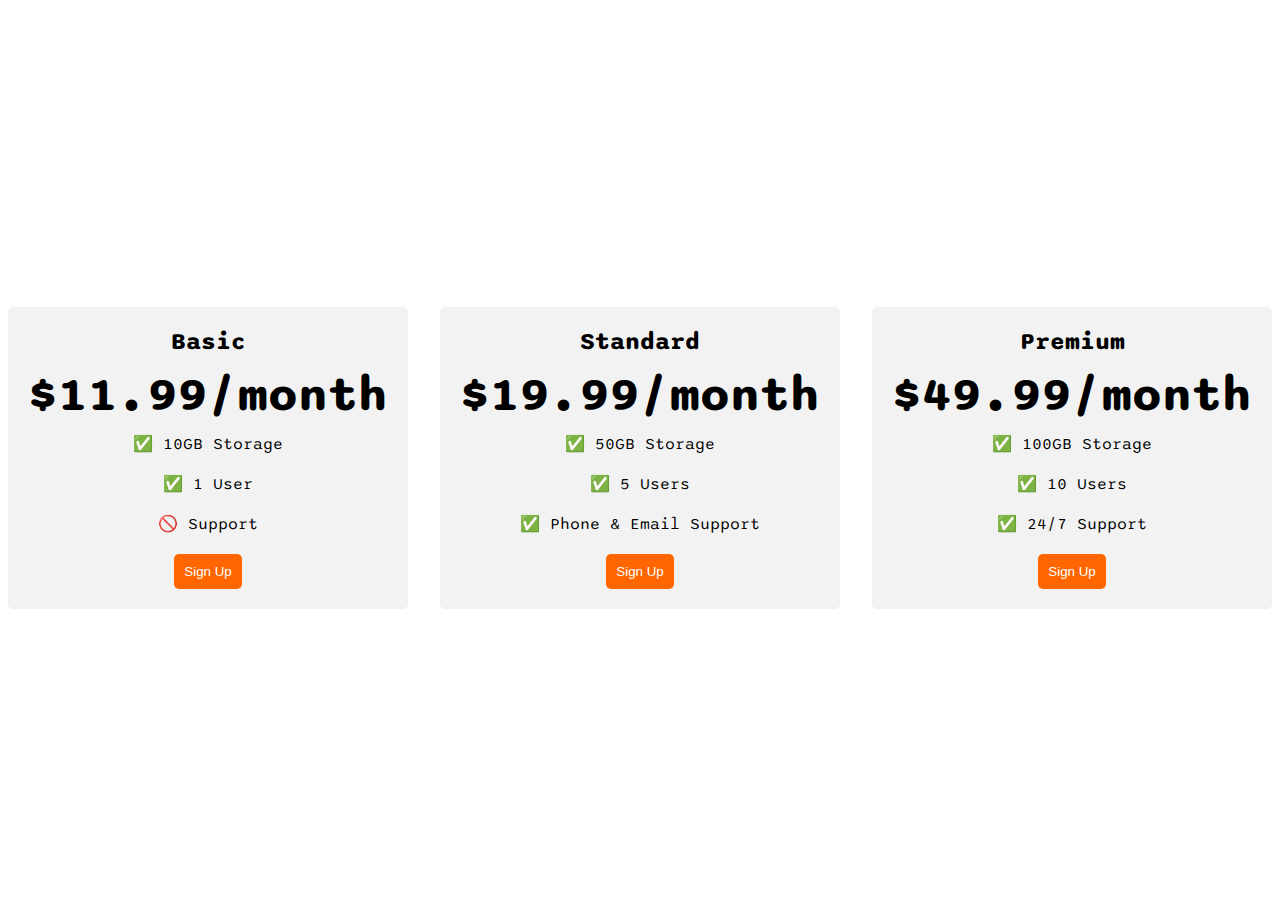
<file: 9.4 Flexbox Pricing Table Project/solution.html>
<!DOCTYPE html>
<html>

<head>
  <title>Flexbox Pricing Table</title>
  <link rel="preconnect" href="https://fonts.googleapis.com">
  <link rel="preconnect" href="https://fonts.gstatic.com" crossorigin>
  <link href="https://fonts.googleapis.com/css2?family=Sono:wght@400;700&display=swap" rel="stylesheet">
  <style>
    body {
      font-family: 'Sono', sans-serif;
    }

    .pricing-container {
      display: flex;
      justify-content: center;
      align-items: center;
      height: 100vh;
      gap: 2rem;
    }

    .pricing-plan {
      flex: 1;
      max-width: 400px;
      padding: 20px;
      background-color: #f2f2f2;
      border-radius: 5px;
      text-align: center;
    }

    .plan-title {
      font-size: 24px;
      font-weight: bold;
      margin-bottom: 10px;
    }

    .plan-price {
      font-size: 48px;
      font-weight: bold;
      margin-bottom: 10px;
    }

    .plan-features {
      list-style: none;
      padding: 0;
      margin: 0;
    }

    .plan-features li {
      margin-bottom: 20px;
    }

    .plan-button {
      padding: 10px;
      background-color: #ff6600;
      color: #fff;
      border-radius: 5px;
      border: none;
    }

    @media (max-width: 1250px) {
      .pricing-container {
        flex-direction: column;
        height: 100%;
      }
    }
  </style>
</head>

<body>
  <div class="pricing-container">
    <div class="pricing-plan">
      <div class="plan-title">Basic</div>
      <div class="plan-price">$11.99/month</div>
      <ul class="plan-features">
        <li>✅ 10GB Storage</li>
        <li>✅ 1 User</li>
        <li>🚫 Support</li>
      </ul>
      <button class="plan-button">Sign Up</a>
    </div>
    <div class="pricing-plan">
      <div class="plan-title">Standard</div>
      <div class="plan-price">$19.99/month</div>
      <ul class="plan-features">
        <li>✅ 50GB Storage</li>
        <li>✅ 5 Users</li>
        <li>✅ Phone &amp; Email Support</li>
      </ul>
      <button class="plan-button">Sign Up</a>
    </div>
    <div class="pricing-plan">
      <div class="plan-title">Premium</div>
      <div class="plan-price">$49.99/month</div>
      <ul class="plan-features">
        <li>✅ 100GB Storage</li>
        <li>✅ 10 Users</li>
        <li>✅ 24/7 Support</li>
      </ul>
      <button class="plan-button">Sign Up</a>
    </div>
  </div>

</body>

</html>
</file>
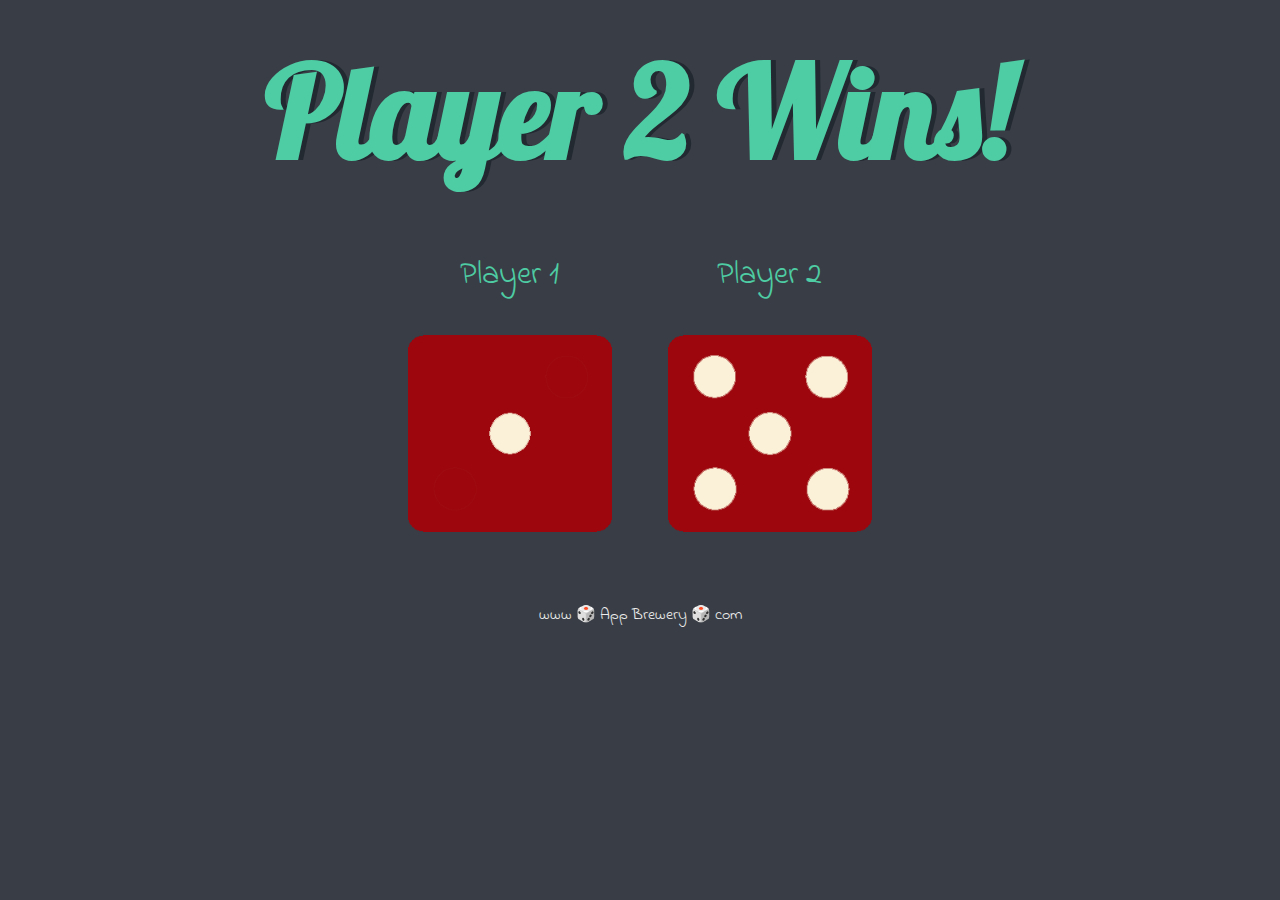
<file: Dicee Challenge - Starting Files/dicee.html>
<!DOCTYPE html>
<html lang="en" dir="ltr">
  <head>
    <meta charset="utf-8" />
    <title>Dicee</title>
    <link rel="stylesheet" href="styles.css" />
    <link
      href="https://fonts.googleapis.com/css?family=Indie+Flower|Lobster"
      rel="stylesheet"
    />
  </head>
  <body>
    <div class="container">
      <h1>Refresh Me</h1>

      <div class="dice">
        <p>Player 1</p>
        <img class="img1"/>
      </div>

      <div class="dice">
        <p>Player 2</p>
        <img class="img2"/>
      </div>
    </div>

    <footer>www 🎲 App Brewery 🎲 com</footer>
    <script src="index.js"></script>
  </body>
</html>
</file>
<file: 11.3 TinDog Project/css/style.css>
.gradient-background {
  background: linear-gradient(300deg, #00bfff, #ff4c68, #ef8172);
  background-size: 180% 180%;
  animation: gradient-animation 18s ease infinite;
}

@keyframes gradient-animation {
  0% {
    background-position: 0% 50%;
  }
  50% {
    background-position: 100% 50%;
  }
  100% {
    background-position: 0% 50%;
  }
}

.icon-square {
  width: 3rem;
  height: 3rem;
  border-radius: 0.75rem;
}

.profile-img {
  height: 100px;
  border-radius: 50%;
}

.icon-square{
  display: flex;
  justify-content: center;
  align-items: center;
}

.dog{
  height: 100px;
  border-radius: 100%;
}
</file>
<file: 8.4 Web Design Agency Project/style.css>
body {
  font-family: "Poppins", sans-serif;
  margin: 50px 50px 0 50px;
  background-color: #faf9f6;
  display: flex;
  flex-direction: column;
  min-height: 95vh;
}
.main {
  flex: 1;
}

h1 {
  font-size: 5rem;
}

footer {
  text-align: right;
  color: midnightblue;
}

.creative {
  color: midnightblue;
}

.tile-image{
  width: 200px;
  float: left;
  margin-right: 50px;
}

.left{
  float: left;
}

.right{
  float: right;
}

.card{
  width: 30%;
}

@media (max-width: 600px){
  .logo {
      width: 50%;
      height: auto;
  }

  h1 {
    font-size: 3.5rem;
    text-align: center;
  }

  .card {
    width: 100%;
    display: block;
    margin-bottom: 30px;
    text-align: justify;
  }

  .card img {
    margin-bottom: 10px;
    width: 100%;
    display: inline;
    object-fit: cover;
  }
}
</file>
<file: DOM Challenge Starting Files/styles.css>
h1 {
  color: red;
}

.huge {
  font-size: 10rem;
}
</file>
<file: Drum Kit Starting Files/styles.css>
body {
  text-align: center;
  background-color: #283149;
}

h1 {
  font-size: 5rem;
  color: #DBEDF3;
  font-family: "Arvo", cursive;
  text-shadow: 3px 0 #DA0463;

}

footer {
  color: #DBEDF3;
  font-family: sans-serif;
}

.w {
  background-image: url("images/tom1.png");
  background-size: cover;
}

.a {
  background-image: url("images/tom2.png");
  background-size: cover;
}

.s {
  background-image: url("images/tom3.png");
  background-size: cover;
}

.d {
  background-image: url("images/tom4.png");
  background-size: cover;
}

.j {
  background-image: url("images/snare.png");
  background-size: cover;
}

.k {
  background-image: url("images/crash.png");
  background-size: cover;
}

.l {
  background-image: url("images/kick.png");
  background-size: cover;
}

.set {
  margin: 10% auto;
}

.game-over {
  background-color: red;
  opacity: 0.8;
}

.pressed {
  box-shadow: 0 3px 4px 0 #DBEDF3;
  opacity: 0.5;
}

.red {
  color: red;
}

.drum {
  outline: none;
  border: 10px solid #404B69;
  font-size: 5rem;
  font-family: 'Arvo', cursive;
  line-height: 2;
  font-weight: 900;
  color: #DA0463;
  text-shadow: 3px 0 #DBEDF3;
  border-radius: 15px;
  display: inline-block;
  width: 150px;
  height: 150px;
  text-align: center;
  margin: 10px;
  background-color: white;
}
</file>
<file: 11.3 TinDog Project/css/solution.css>
.gradient-background {
  background: linear-gradient(300deg, #00bfff, #ff4c68, #ef8172);
  background-size: 180% 180%;
  animation: gradient-animation 18s ease infinite;
}

@keyframes gradient-animation {
  0% {
    background-position: 0% 50%;
  }
  50% {
    background-position: 100% 50%;
  }
  100% {
    background-position: 0% 50%;
  }
}

.icon-square {
  width: 3rem;
  height: 3rem;
  border-radius: 0.75rem;
}

.profile-img {
  border-radius: 50%;
  height: 100px;
}
</file>
<file: 8.4 Web Design Agency Project/solution.css>
body {
  font-family: "Poppins", sans-serif;
  margin: 50px 50px 0 50px;
  background-color: #faf9f6;
  display: flex;
  flex-direction: column;
  min-height: 95vh;
}
.main {
  flex: 1;
}

h1 {
  font-size: 5rem;
}

footer {
  text-align: right;
  color: midnightblue;
}

.creative {
  color: midnightblue;
}

.tile-image {
  height: 200px;
  float: left;
  margin-right: 50px;
}

.card {
  width: 45%;
}

.left {
  float: left;
}

.right {
  float: right;
}

@media (max-width: 680px) {
  .logo {
    width: 100px;
  }

  h1 {
    font-size: 3.5rem;
    text-align: center;
  }

  .card {
    width: 100%;
    display: block;
    margin-bottom: 30px;
    text-align: justify;
  }

  .card img {
    margin-bottom: 10px;
    width: 100%;
    display: inline;
    object-fit: cover;
  }
}
</file>
<file: Dicee Challenge - Starting Files/styles.css>
.container {
  width: 70%;
  margin: auto;
  text-align: center;
}

.dice {
  text-align: center;
  display: inline-block;

}

body {
  background-color: #393E46;
}

h1 {
  margin: 30px;
  font-family: 'Lobster', cursive;
  text-shadow: 5px 0 #232931;
  font-size: 8rem;
  color: #4ECCA3;
}

p {
  font-size: 2rem;
  color: #4ECCA3;
  font-family: 'Indie Flower', cursive;
}

img {
  width: 80%;
}

footer {
  margin-top: 5%;
  color: #EEEEEE;
  text-align: center;
  font-family: 'Indie Flower', cursive;

}
</file>
